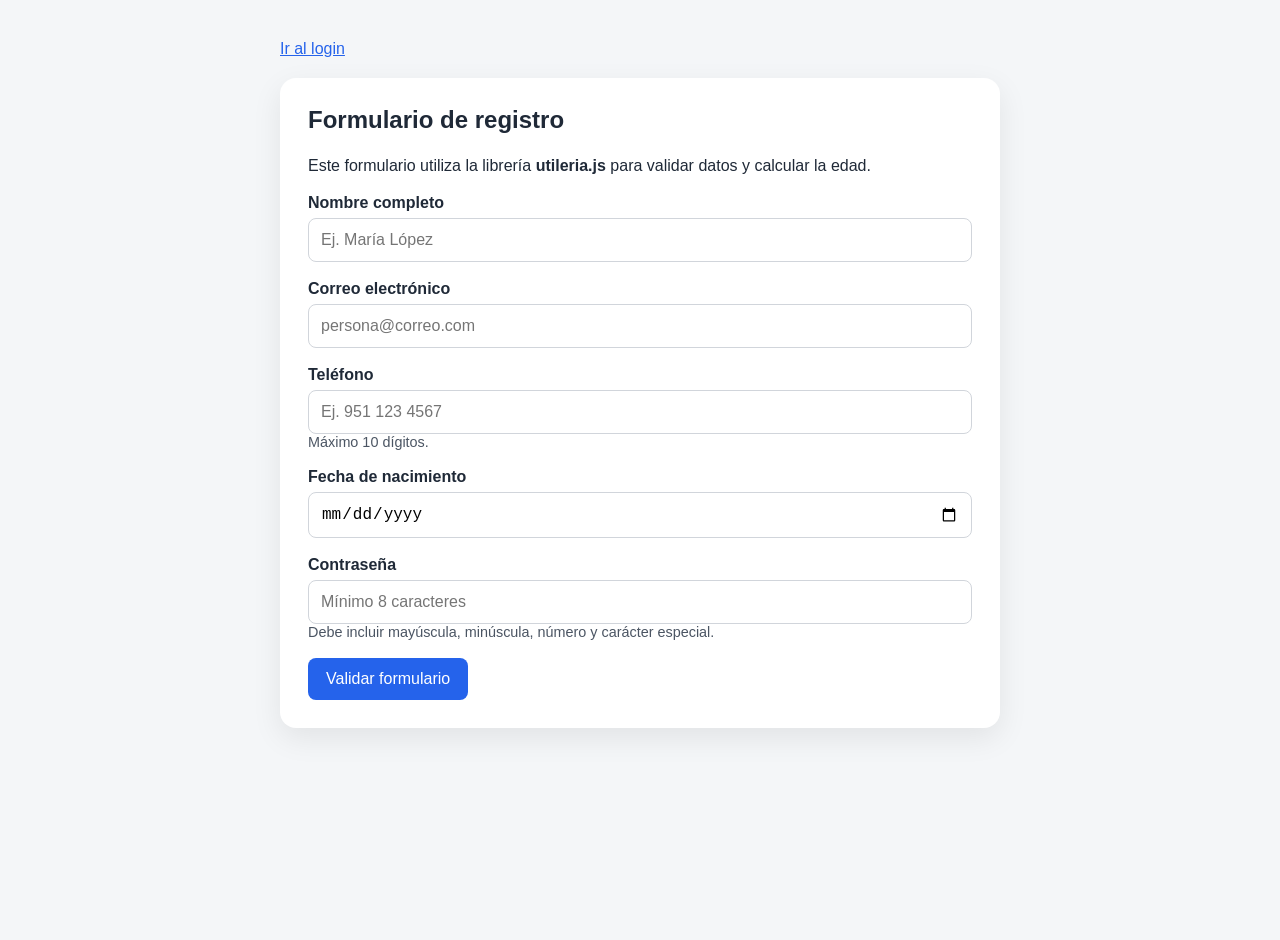
<file: index.html>
<!DOCTYPE html>
<html lang="es">
<head>
  <meta charset="UTF-8" />
  <meta name="viewport" content="width=device-width, initial-scale=1.0" />
  <title>Utilería JS - Formulario</title>
  <link rel="stylesheet" href="css/styles.css" />
</head>
<body>
  <main class="contenedor">
    <nav>
      <a href="login.html">Ir al login</a>
    </nav>

    <section class="tarjeta">
      <h1>Formulario de registro</h1>
      <p>
        Este formulario utiliza la librería <strong>utileria.js</strong> para
        validar datos y calcular la edad.
      </p>

      <form id="registroForm" novalidate>
        <div class="campo">
          <label for="nombre">Nombre completo</label>
          <input id="nombre" type="text" placeholder="Ej. María López" />
        </div>

        <div class="campo">
          <label for="correo">Correo electrónico</label>
          <input id="correo" type="email" placeholder="persona@correo.com" />
        </div>

        <div class="campo">
          <label for="telefono">Teléfono</label>
          <input id="telefono" type="text" placeholder="Ej. 951 123 4567" />
          <div class="ayuda">Máximo 10 dígitos.</div>
        </div>

        <div class="campo">
          <label for="fechaNacimiento">Fecha de nacimiento</label>
          <input id="fechaNacimiento" type="date" />
        </div>

        <div class="campo">
          <label for="password">Contraseña</label>
          <input id="password" type="password" placeholder="Mínimo 8 caracteres" />
          <div class="ayuda">
            Debe incluir mayúscula, minúscula, número y carácter especial.
          </div>
        </div>

        <button type="submit">Validar formulario</button>
        <div id="mensaje" class="mensaje"></div>
      </form>
    </section>
  </main>

  <div id="modalEdad" class="modal" role="dialog" aria-modal="true" aria-labelledby="tituloModal">
    <div class="modal-contenido">
      <h2 id="tituloModal">Edad calculada</h2>
      <p id="resultadoEdad"></p>
      <button id="cerrarModal" class="cerrar" type="button">Cerrar</button>
    </div>
  </div>

  <script src="js/utileria.js"></script>
  <script>
    const form = document.getElementById("registroForm");
    const mensaje = document.getElementById("mensaje");
    const modal = document.getElementById("modalEdad");
    const resultadoEdad = document.getElementById("resultadoEdad");
    const cerrarModal = document.getElementById("cerrarModal");

    function mostrarMensaje(texto, tipo) {
      mensaje.textContent = texto;
      mensaje.className = "mensaje " + tipo;
    }

    function abrirModal(edad) {
      resultadoEdad.textContent = `La edad calculada es ${edad} años.`;
      modal.classList.add("activo");
    }

    function ocultarModal() {
      modal.classList.remove("activo");
    }

    cerrarModal.addEventListener("click", ocultarModal);

    modal.addEventListener("click", (evento) => {
      if (evento.target === modal) {
        ocultarModal();
      }
    });

    form.addEventListener("submit", (evento) => {
      evento.preventDefault();

      const nombre = capitalizarNombre(document.getElementById("nombre").value);
      const correo = document.getElementById("correo").value.trim();
      const telefono = limpiarTelefono(document.getElementById("telefono").value);
      const fechaNacimiento = document.getElementById("fechaNacimiento").value;
      const password = document.getElementById("password").value;

      document.getElementById("nombre").value = nombre;
      document.getElementById("telefono").value = telefono;

      if (!soloLetras(nombre)) {
        mostrarMensaje("El nombre solo puede contener letras y espacios.", "error");
        return;
      }

      if (!validarCorreo(correo)) {
        mostrarMensaje("El correo electrónico no tiene un formato válido.", "error");
        return;
      }

      if (!validarLongitud(telefono, 10) || telefono.length !== 10) {
        mostrarMensaje("El teléfono debe contener exactamente 10 dígitos.", "error");
        return;
      }

      const edad = calcularEdad(fechaNacimiento);

      if (edad < 0) {
        mostrarMensaje("Selecciona una fecha de nacimiento válida.", "error");
        return;
      }

      if (!esMayorDeEdad(fechaNacimiento)) {
        mostrarMensaje("Para registrarte debes ser mayor de edad.", "error");
        abrirModal(edad);
        return;
      }

      if (!validarPassword(password)) {
        mostrarMensaje(
          "La contraseña debe tener 8 caracteres o más, mayúscula, minúscula, número y carácter especial.",
          "error"
        );
        return;
      }

      mostrarMensaje("Todos los datos son válidos.", "exito");
      abrirModal(edad);

      console.log("Registro validado:");
      console.log("Nombre:", nombre);
      console.log("Correo válido:", validarCorreo(correo));
      console.log("Teléfono:", telefono);
      console.log("Edad:", edad);
      console.log("Mayor de edad:", esMayorDeEdad(fechaNacimiento));
      console.log("Password válida:", validarPassword(password));
    });
  </script>
</body>
</html>
</file>
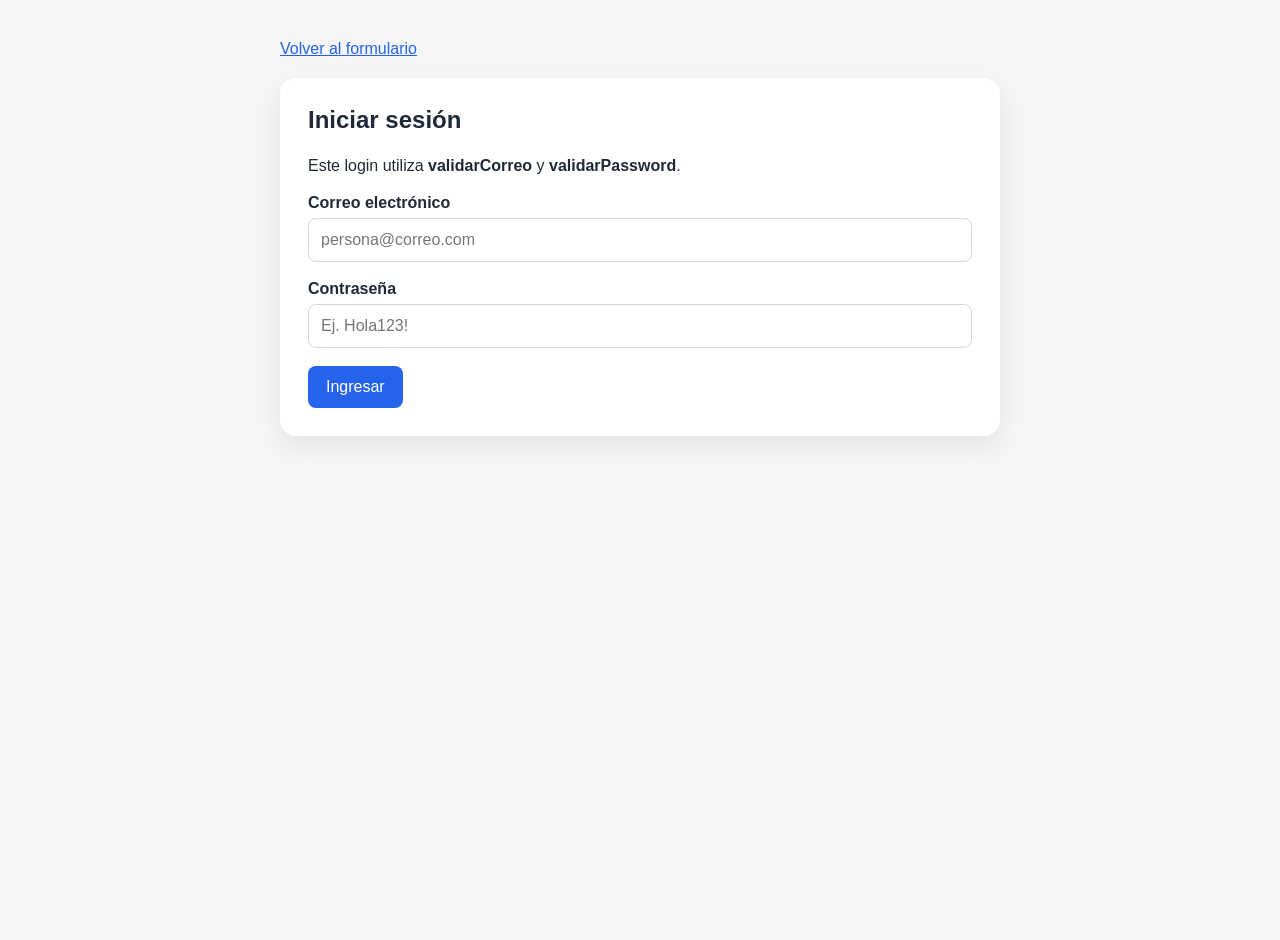
<file: login.html>
<!DOCTYPE html>
<html lang="es">
<head>
  <meta charset="UTF-8" />
  <meta name="viewport" content="width=device-width, initial-scale=1.0" />
  <title>Utilería JS - Login</title>
  <link rel="stylesheet" href="css/styles.css" />
</head>
<body>
  <main class="contenedor">
    <nav>
      <a href="index.html">Volver al formulario</a>
    </nav>

    <section class="tarjeta">
      <h1>Iniciar sesión</h1>
      <p>Este login utiliza <strong>validarCorreo</strong> y <strong>validarPassword</strong>.</p>

      <form id="loginForm" novalidate>
        <div class="campo">
          <label for="correoLogin">Correo electrónico</label>
          <input id="correoLogin" type="email" placeholder="persona@correo.com" />
        </div>

        <div class="campo">
          <label for="passwordLogin">Contraseña</label>
          <input id="passwordLogin" type="password" placeholder="Ej. Hola123!" />
        </div>

        <button type="submit">Ingresar</button>
        <div id="mensajeLogin" class="mensaje"></div>
      </form>
    </section>
  </main>

  <script src="js/utileria.js"></script>
  <script>
    const loginForm = document.getElementById("loginForm");
    const mensajeLogin = document.getElementById("mensajeLogin");

    function mostrarMensajeLogin(texto, tipo) {
      mensajeLogin.textContent = texto;
      mensajeLogin.className = "mensaje " + tipo;
    }

    loginForm.addEventListener("submit", (evento) => {
      evento.preventDefault();

      const correo = document.getElementById("correoLogin").value.trim();
      const password = document.getElementById("passwordLogin").value;

      if (!validarCorreo(correo)) {
        mostrarMensajeLogin("El correo no es válido.", "error");
        return;
      }

      if (!validarPassword(password)) {
        mostrarMensajeLogin(
          "La contraseña no cumple los requisitos de seguridad.",
          "error"
        );
        return;
      }

      mostrarMensajeLogin("Datos de acceso con formato válido.", "exito");

      console.log("Login validado:");
      console.log("Correo válido:", validarCorreo(correo));
      console.log("Password válida:", validarPassword(password));
    });
  </script>
</body>
</html>
</file>
<file: css/styles.css>
:root {
  --fondo: #f4f6f8;
  --tarjeta: #ffffff;
  --texto: #1f2937;
  --primario: #2563eb;
  --primario-oscuro: #1d4ed8;
  --borde: #d1d5db;
  --error: #b91c1c;
  --exito: #166534;
}

* {
  box-sizing: border-box;
}

body {
  margin: 0;
  min-height: 100vh;
  font-family: Arial, Helvetica, sans-serif;
  background: var(--fondo);
  color: var(--texto);
}

.contenedor {
  width: min(92%, 720px);
  margin: 40px auto;
}

.tarjeta {
  background: var(--tarjeta);
  padding: 28px;
  border-radius: 16px;
  box-shadow: 0 10px 30px rgba(0, 0, 0, 0.08);
}

h1,
h2 {
  margin-top: 0;
}

p {
  line-height: 1.5;
}

.campo {
  margin-bottom: 18px;
}

label {
  display: block;
  margin-bottom: 6px;
  font-weight: 700;
}

input {
  width: 100%;
  padding: 12px;
  border: 1px solid var(--borde);
  border-radius: 8px;
  font-size: 1rem;
}

input:focus {
  outline: 2px solid rgba(37, 99, 235, 0.22);
  border-color: var(--primario);
}

button,
.boton-enlace {
  display: inline-block;
  border: none;
  border-radius: 8px;
  padding: 12px 18px;
  background: var(--primario);
  color: white;
  text-decoration: none;
  cursor: pointer;
  font-size: 1rem;
}

button:hover,
.boton-enlace:hover {
  background: var(--primario-oscuro);
}

.acciones {
  display: flex;
  gap: 12px;
  flex-wrap: wrap;
  margin-top: 18px;
}

.mensaje {
  margin-top: 18px;
  padding: 12px;
  border-radius: 8px;
  display: none;
}

.mensaje.error {
  display: block;
  background: #fee2e2;
  color: var(--error);
}

.mensaje.exito {
  display: block;
  background: #dcfce7;
  color: var(--exito);
}

.ayuda {
  color: #4b5563;
  font-size: 0.9rem;
}

.modal {
  position: fixed;
  inset: 0;
  background: rgba(0, 0, 0, 0.55);
  display: none;
  align-items: center;
  justify-content: center;
  padding: 20px;
}

.modal.activo {
  display: flex;
}

.modal-contenido {
  width: min(100%, 420px);
  background: white;
  padding: 28px;
  border-radius: 16px;
  text-align: center;
}

.cerrar {
  margin-top: 12px;
  background: #4b5563;
}

nav {
  margin-bottom: 20px;
}

nav a {
  color: var(--primario);
}
</file>
